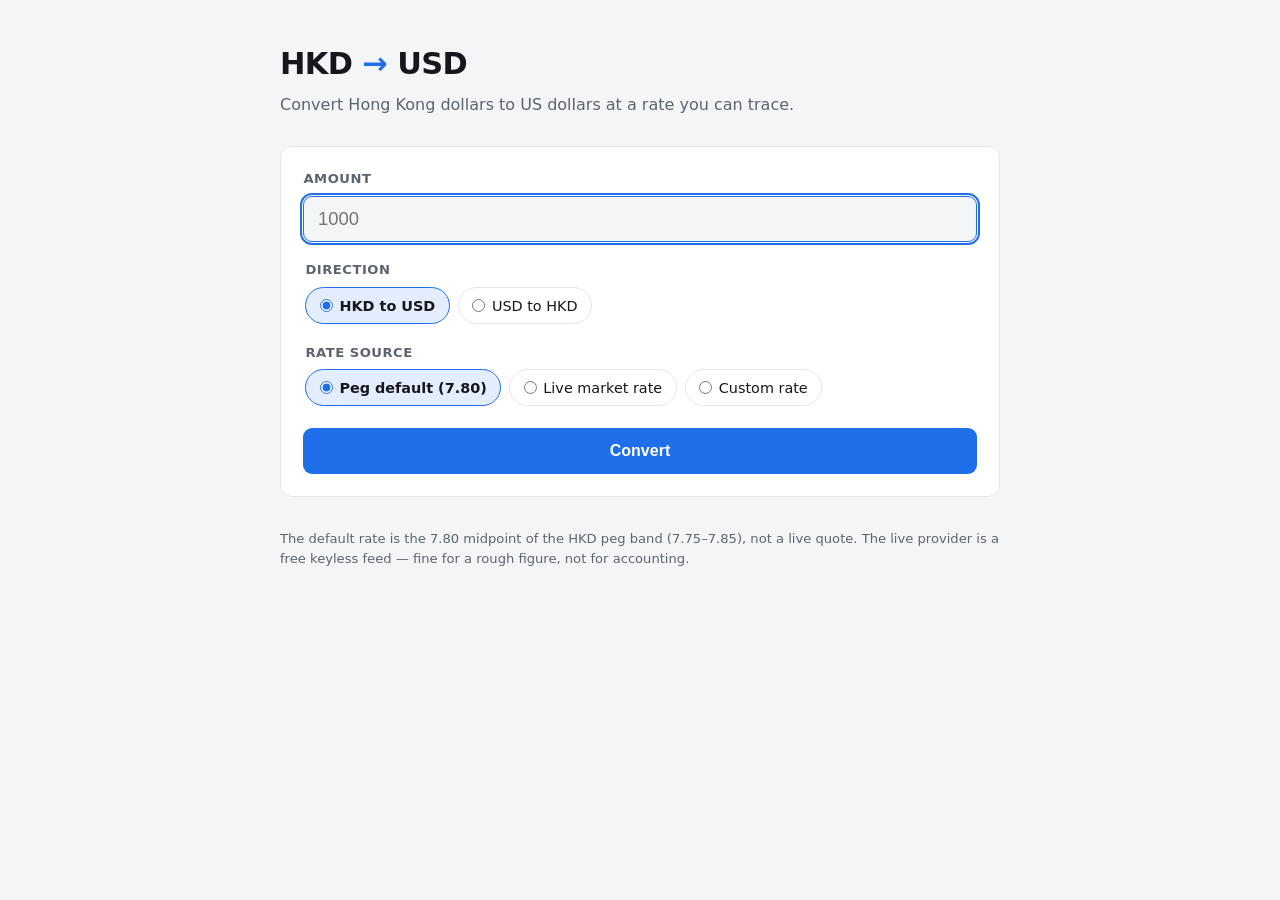
<file: hkd2usd.html>
<!DOCTYPE html>
<!--
  Standalone HKD -> USD converter. Open this file directly in a browser: no
  server, no install, no dependencies. Styles and script are inline so the one
  file is the whole app.

  The conversion rules mirror hkd2usd.py, which is the reference implementation
  used by the command line and the Django page. The peg default and the provider
  URL are the constants most likely to drift apart, so test_standalone_page.py
  asserts they still match.

  The live rate is fetched from the provider by the browser, so it needs an
  internet connection and the provider's CORS headers. Opened straight from
  disk, some browsers treat the page as a null origin and block that request;
  the page then says so and falls back to the peg default rather than failing.
-->
<html lang="en">
<head>
<meta charset="utf-8">
<meta name="viewport" content="width=device-width, initial-scale=1">
<title>HKD to USD Converter</title>
<style>
  :root {
    --bg: #f4f5f7;
    --card: #ffffff;
    --ink: #15171c;
    --muted: #5c6470;
    --line: #e3e6eb;
    --accent: #1f6feb;
    --accent-ink: #ffffff;
    --warn-bg: #fff6e5;
    --warn-ink: #8a5a00;
    --warn-line: #f0d9a8;
    --error: #b3261e;
    --pill: #eef1f5;
    --radius: 12px;
  }

  @media (prefers-color-scheme: dark) {
    :root {
      --bg: #14161a;
      --card: #1c1f25;
      --ink: #ecedf0;
      --muted: #9aa2b1;
      --line: #2c313a;
      --accent: #4c8dff;
      --accent-ink: #0b1220;
      --warn-bg: #33290f;
      --warn-ink: #ffd88a;
      --warn-line: #5a4a1d;
      --error: #ff9c92;
      --pill: #262b33;
    }
  }

  * { box-sizing: border-box; }

  [hidden] { display: none !important; }

  body {
    margin: 0;
    padding: 2.5rem 1.25rem 3rem;
    background: var(--bg);
    color: var(--ink);
    font: 16px/1.55 system-ui, -apple-system, "Segoe UI", Roboto, sans-serif;
  }

  .shell { max-width: 720px; margin: 0 auto; }

  .masthead { margin-bottom: 1.75rem; }

  .masthead h1 { margin: 0; font-size: 1.9rem; letter-spacing: -0.02em; }

  .swatch { color: var(--accent); }

  .tagline { margin: 0.35rem 0 0; color: var(--muted); }

  .card {
    background: var(--card);
    border: 1px solid var(--line);
    border-radius: var(--radius);
    padding: 1.4rem;
    margin-bottom: 1.25rem;
  }

  .field { margin-bottom: 1.15rem; border: 0; padding: 0; }
  .field:last-of-type { margin-bottom: 1.35rem; }

  .field label, .field legend {
    display: block;
    padding: 0;
    margin-bottom: 0.4rem;
    font-size: 0.82rem;
    font-weight: 600;
    text-transform: uppercase;
    letter-spacing: 0.04em;
    color: var(--muted);
  }

  input[type="text"] {
    width: 100%;
    padding: 0.7rem 0.85rem;
    font-size: 1.15rem;
    font-variant-numeric: tabular-nums;
    color: var(--ink);
    background: var(--bg);
    border: 1px solid var(--line);
    border-radius: 9px;
  }

  input[type="text"]:focus-visible {
    outline: 2px solid var(--accent);
    outline-offset: 1px;
    border-color: var(--accent);
  }

  /* The options are direct children of the group here, unlike the Django page
     where the widget adds a wrapper div around each one. */
  .radio-group { display: flex; flex-wrap: wrap; gap: 0.5rem; }

  .radio-group label {
    display: inline-flex;
    align-items: center;
    gap: 0.4rem;
    margin-bottom: 0;
    padding: 0.4rem 0.85rem;
    font-size: 0.9rem;
    font-weight: 500;
    text-transform: none;
    letter-spacing: 0;
    color: var(--ink);
    border: 1px solid var(--line);
    border-radius: 999px;
    cursor: pointer;
  }

  .radio-group label:has(input:checked) {
    border-color: var(--accent);
    background: color-mix(in srgb, var(--accent) 12%, transparent);
    font-weight: 600;
  }

  .radio-group input { accent-color: var(--accent); margin: 0; }

  .hint { margin: 0.35rem 0 0; font-size: 0.82rem; color: var(--muted); }

  button.primary {
    width: 100%;
    padding: 0.8rem 1rem;
    font-size: 1rem;
    font-weight: 600;
    color: var(--accent-ink);
    background: var(--accent);
    border: 1px solid transparent;
    border-radius: 9px;
    cursor: pointer;
  }

  button.primary:hover { filter: brightness(1.08); }
  button.primary[disabled] { opacity: 0.65; cursor: progress; }

  .result .figure {
    display: flex;
    align-items: baseline;
    flex-wrap: wrap;
    gap: 0.6rem;
    margin: 0 0 1rem;
    font-variant-numeric: tabular-nums;
  }

  .figure .from { color: var(--muted); font-size: 1.2rem; }
  .figure .arrow { color: var(--accent); }
  .figure .to { font-size: 2rem; letter-spacing: -0.02em; }

  .meta { margin: 0; display: grid; gap: 0.45rem; }
  .meta > div { display: flex; justify-content: space-between; gap: 1rem; }
  .meta dt { color: var(--muted); font-size: 0.88rem; }
  .meta dd { margin: 0; font-variant-numeric: tabular-nums; }

  .pill {
    display: inline-block;
    padding: 0.1rem 0.6rem;
    font-size: 0.78rem;
    font-weight: 600;
    border-radius: 999px;
    background: var(--pill);
  }

  .pill-live { background: color-mix(in srgb, var(--accent) 18%, transparent); }
  .pill-peg-default { background: color-mix(in srgb, var(--muted) 18%, transparent); }

  .warning {
    margin: 0 0 1rem;
    padding: 0.6rem 0.8rem;
    font-size: 0.88rem;
    color: var(--warn-ink);
    background: var(--warn-bg);
    border: 1px solid var(--warn-line);
    border-radius: 8px;
  }

  .error { margin: 0.4rem 0 0; font-size: 0.85rem; color: var(--error); }

  .footnote {
    margin-top: 2rem;
    font-size: 0.82rem;
    line-height: 1.5;
    color: var(--muted);
  }

  .footnote p { margin: 0; }
</style>
</head>
<body>
<main class="shell">
  <header class="masthead">
    <h1>HKD <span class="swatch">&rarr;</span> USD</h1>
    <p class="tagline">Convert Hong Kong dollars to US dollars at a rate you can trace.</p>
  </header>

  <section class="card">
    <form id="converter" novalidate>
      <div class="field">
        <label for="amount">Amount</label>
        <input id="amount" type="text" inputmode="decimal" placeholder="1000" autofocus>
        <p class="error" id="amount-error" hidden></p>
      </div>

      <fieldset class="field">
        <legend>Direction</legend>
        <div class="radio-group">
          <label><input type="radio" name="direction" value="hkd_to_usd" checked> HKD to USD</label>
          <label><input type="radio" name="direction" value="usd_to_hkd"> USD to HKD</label>
        </div>
      </fieldset>

      <fieldset class="field">
        <legend>Rate source</legend>
        <div class="radio-group">
          <label><input type="radio" name="source" value="peg" checked> Peg default (7.80)</label>
          <label><input type="radio" name="source" value="live"> Live market rate</label>
          <label><input type="radio" name="source" value="custom"> Custom rate</label>
        </div>
      </fieldset>

      <div class="field" id="custom-rate-field" hidden>
        <label for="custom-rate">Custom rate (HKD per USD)</label>
        <input id="custom-rate" type="text" inputmode="decimal" placeholder="7.85">
        <p class="hint">Only used when the rate source is set to Custom.</p>
        <p class="error" id="custom-rate-error" hidden></p>
      </div>

      <button type="submit" class="primary" id="submit">Convert</button>
    </form>
  </section>

  <section class="card result" id="result" hidden aria-live="polite">
    <p class="warning" id="warning" hidden></p>
    <p class="figure">
      <span class="from" id="from"></span>
      <span class="arrow">&rarr;</span>
      <strong class="to" id="to"></strong>
    </p>
    <dl class="meta">
      <div><dt>Rate</dt><dd id="rate"></dd></div>
      <div><dt>Source</dt><dd><span class="pill" id="source"></span></dd></div>
      <div id="as-of-row" hidden><dt>Provider time</dt><dd id="as-of"></dd></div>
    </dl>
  </section>

  <footer class="footnote">
    <p>
      The default rate is the 7.80 midpoint of the HKD peg band (7.75&ndash;7.85), not a
      live quote. The live provider is a free keyless feed &mdash; fine for a rough figure,
      not for accounting.
    </p>
  </footer>
</main>

<script>
(function () {
  "use strict";

  // Mirrors hkd2usd.py. Keep the two in step.
  const PEG_DEFAULT_HKD_PER_USD = 7.80;
  const API_URL = "https://open.er-api.com/v6/latest/HKD";
  const LIVE_TIMEOUT_MS = 5000;

  const form = document.getElementById("converter");
  const amountInput = document.getElementById("amount");
  const customRateInput = document.getElementById("custom-rate");
  const customRateField = document.getElementById("custom-rate-field");
  const submitButton = document.getElementById("submit");
  const amountError = document.getElementById("amount-error");
  const customRateError = document.getElementById("custom-rate-error");
  const resultCard = document.getElementById("result");
  const warningLine = document.getElementById("warning");
  const asOfRow = document.getElementById("as-of-row");

  const MONEY = new Intl.NumberFormat("en-US", {
    minimumFractionDigits: 2,
    maximumFractionDigits: 2,
  });

  function money(value, symbol) {
    return symbol + MONEY.format(value);
  }

  function selected(name) {
    const checked = form.querySelector('input[name="' + name + '"]:checked');
    return checked ? checked.value : null;
  }

  // Same tolerance as hkd2usd.parse_amount: symbols and thousands separators
  // are accepted, negative amounts are not.
  function parseAmount(text) {
    let cleaned = String(text).trim().toUpperCase();
    const prefixes = ["HK$", "US$", "HKD", "USD", "$"];
    for (let i = 0; i < prefixes.length; i += 1) {
      if (cleaned.indexOf(prefixes[i]) === 0) {
        cleaned = cleaned.slice(prefixes[i].length).trim();
        break;
      }
    }
    const value = Number(cleaned.replace(/,/g, ""));
    if (cleaned === "" || !isFinite(value)) {
      throw new Error("'" + String(text).trim() + "' is not a number. Try something like 1000 or 1,500.50.");
    }
    if (value < 0) {
      throw new Error("Amount cannot be negative.");
    }
    return value;
  }

  function parseRate(text) {
    const cleaned = String(text).trim();
    const value = Number(cleaned.replace(/,/g, ""));
    if (cleaned === "" || !isFinite(value)) {
      throw new Error("'" + cleaned + "' is not a number.");
    }
    if (value <= 0) {
      throw new Error("The rate must be greater than zero.");
    }
    return value;
  }

  // The same sanity band the Python side enforces, so a provider that reports
  // HKD per USD under the USD key is rejected rather than shown ~7.8x wrong.
  async function fetchLiveRate() {
    const controller = new AbortController();
    const timer = setTimeout(function () { controller.abort(); }, LIVE_TIMEOUT_MS);
    let payload;
    try {
      const response = await fetch(API_URL, { signal: controller.signal, cache: "no-store" });
      if (!response.ok) {
        throw new Error("HTTP " + response.status);
      }
      payload = await response.json();
    } catch (error) {
      const reason = error && error.name === "AbortError" ? "timed out" : error.message;
      throw new Error("could not reach the rate provider (" + reason + ")");
    } finally {
      clearTimeout(timer);
    }

    if (payload.result !== "success") {
      throw new Error("provider refused the request: " + (payload["error-type"] || payload.result));
    }
    const usdPerHkd = Number(payload.rates && payload.rates.USD);
    if (!isFinite(usdPerHkd)) {
      throw new Error("provider response carried no usable USD rate");
    }
    if (!(usdPerHkd > 0.05 && usdPerHkd < 0.5)) {
      throw new Error("implausible rate from provider: " + usdPerHkd + " USD per HKD");
    }
    return { hkdPerUsd: 1 / usdPerHkd, asOf: payload.time_last_update_utc || "" };
  }

  async function liveOrFallback() {
    try {
      const live = await fetchLiveRate();
      return { value: live.hkdPerUsd, source: "live", asOf: live.asOf, warning: "" };
    } catch (error) {
      return {
        value: PEG_DEFAULT_HKD_PER_USD,
        source: "peg default",
        asOf: "",
        warning: "Live rate unavailable (" + error.message + "); using the peg default.",
      };
    }
  }

  function showErrors(amountMessage, rateMessage) {
    amountError.textContent = amountMessage || "";
    amountError.hidden = !amountMessage;
    customRateError.textContent = rateMessage || "";
    customRateError.hidden = !rateMessage;
    resultCard.hidden = true;
  }

  function render(amount, rate, reverse, warning) {
    const fromSymbol = reverse ? "US$" : "HK$";
    const toSymbol = reverse ? "HK$" : "US$";
    const converted = reverse ? amount * rate.value : amount / rate.value;

    document.getElementById("from").textContent = money(amount, fromSymbol);
    document.getElementById("to").textContent = money(converted, toSymbol);
    document.getElementById("rate").textContent =
      rate.value.toFixed(4) + (reverse ? " USD per HKD" : " HKD per USD");

    const pill = document.getElementById("source");
    pill.textContent = rate.source;
    pill.className = "pill pill-" + rate.source.replace(/\s+/g, "-");

    document.getElementById("as-of").textContent = rate.asOf;
    asOfRow.hidden = !rate.asOf;

    warningLine.textContent = warning;
    warningLine.hidden = !warning;

    resultCard.hidden = false;
  }

  async function convert() {
    amountError.hidden = true;
    customRateError.hidden = true;

    let amount;
    try {
      amount = parseAmount(amountInput.value);
    } catch (error) {
      return showErrors(error.message, "");
    }
    if (amount === 0) {
      return showErrors("Enter an amount greater than zero.", "");
    }

    const source = selected("source");
    let rate;

    if (source === "custom") {
      let custom;
      try {
        custom = parseRate(customRateInput.value);
      } catch (error) {
        return showErrors("", error.message);
      }
      rate = { value: custom, source: "supplied", asOf: "", warning: "" };
    } else if (source === "live") {
      // Only the live source is slow, so only it needs a busy state.
      submitButton.disabled = true;
      submitButton.textContent = "Fetching live rate…";
      try {
        rate = await liveOrFallback();
      } finally {
        submitButton.disabled = false;
        submitButton.textContent = "Convert";
      }
    } else {
      rate = { value: PEG_DEFAULT_HKD_PER_USD, source: "peg default", asOf: "", warning: "" };
    }

    render(amount, rate, selected("direction") === "usd_to_hkd", rate.warning);
  }

  form.addEventListener("submit", function (event) {
    event.preventDefault();
    convert();
  });

  // Flipping the direction converts straight away, matching the Django page.
  form.querySelectorAll('input[name="direction"]').forEach(function (radio) {
    radio.addEventListener("change", function () {
      if (amountInput.value.trim() !== "") {
        convert();
      }
    });
  });

  // The custom rate is irrelevant unless it is the selected source, so hide it
  // and keep whatever is in it out of the way.
  form.querySelectorAll('input[name="source"]').forEach(function (radio) {
    radio.addEventListener("change", function () {
      const custom = selected("source") === "custom";
      customRateField.hidden = !custom;
      if (custom) {
        customRateInput.focus();
      }
    });
  });
})();
</script>
</body>
</html>
</file>
